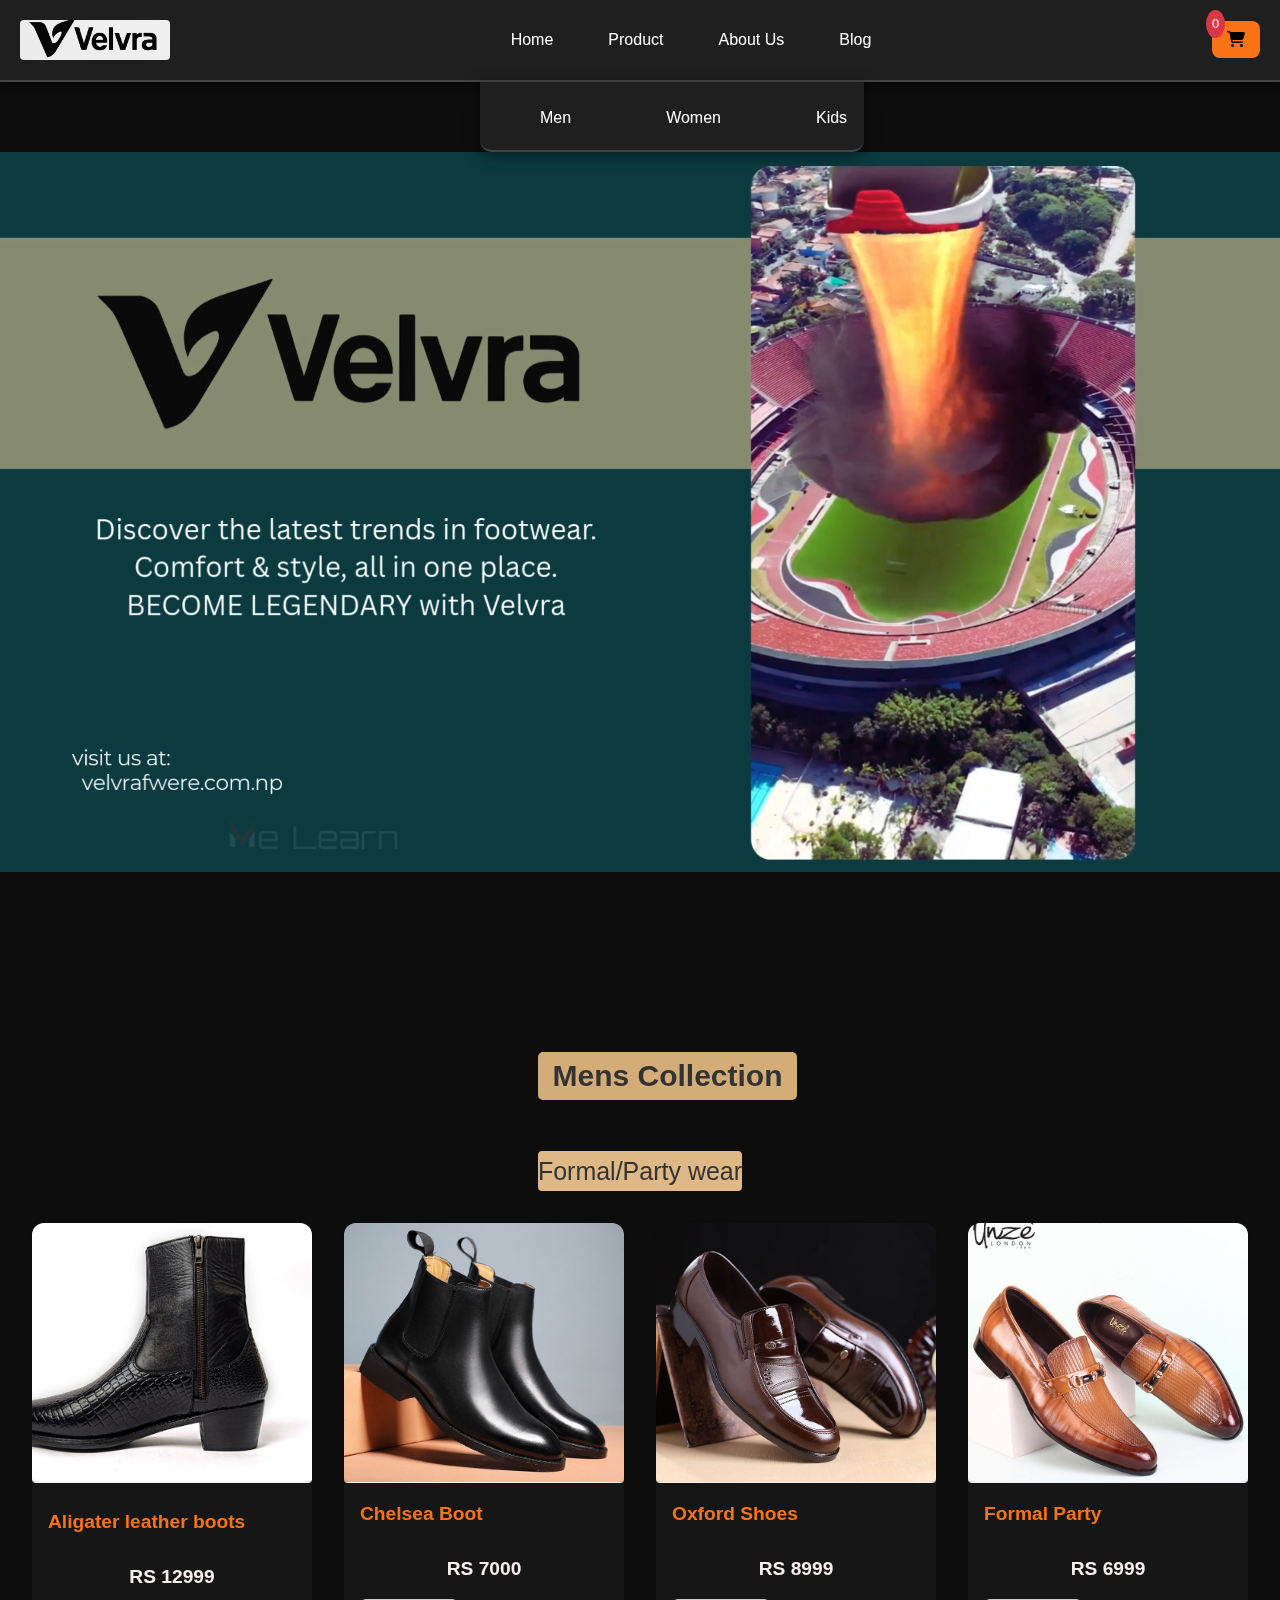
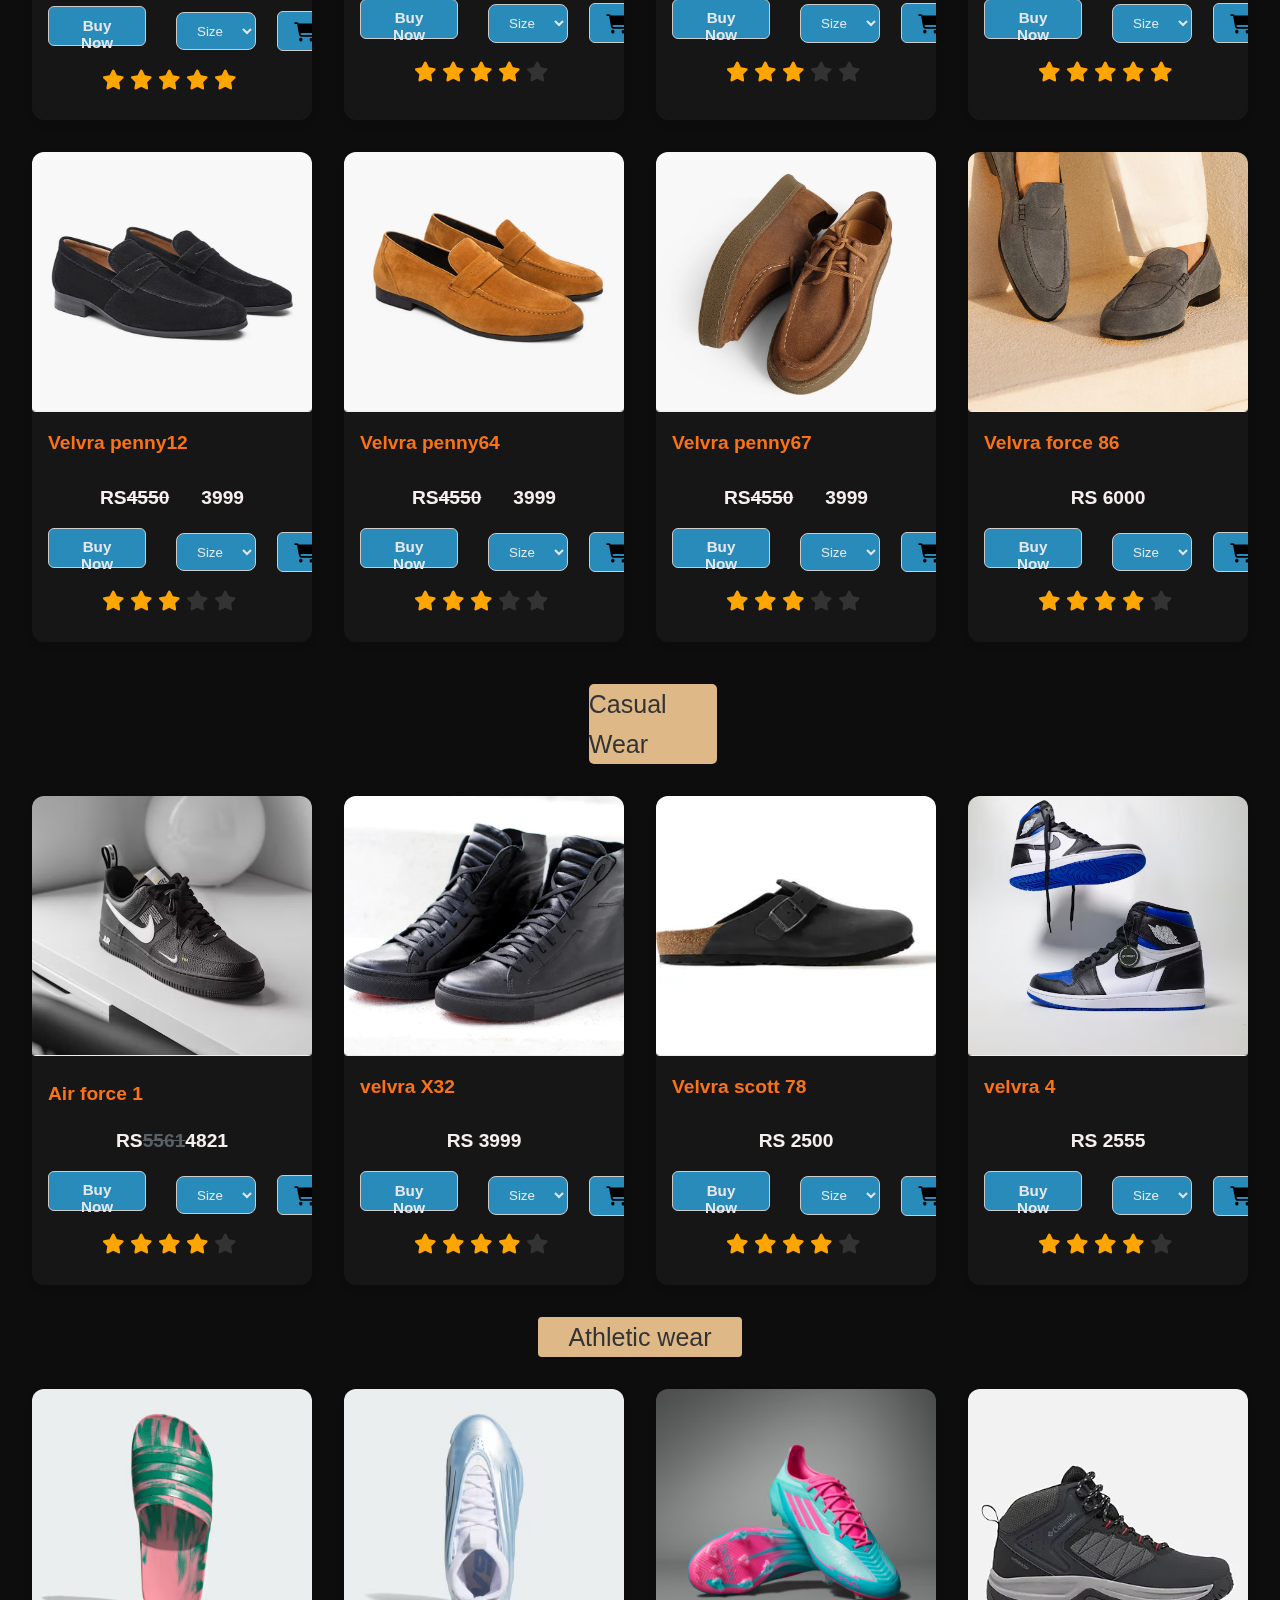
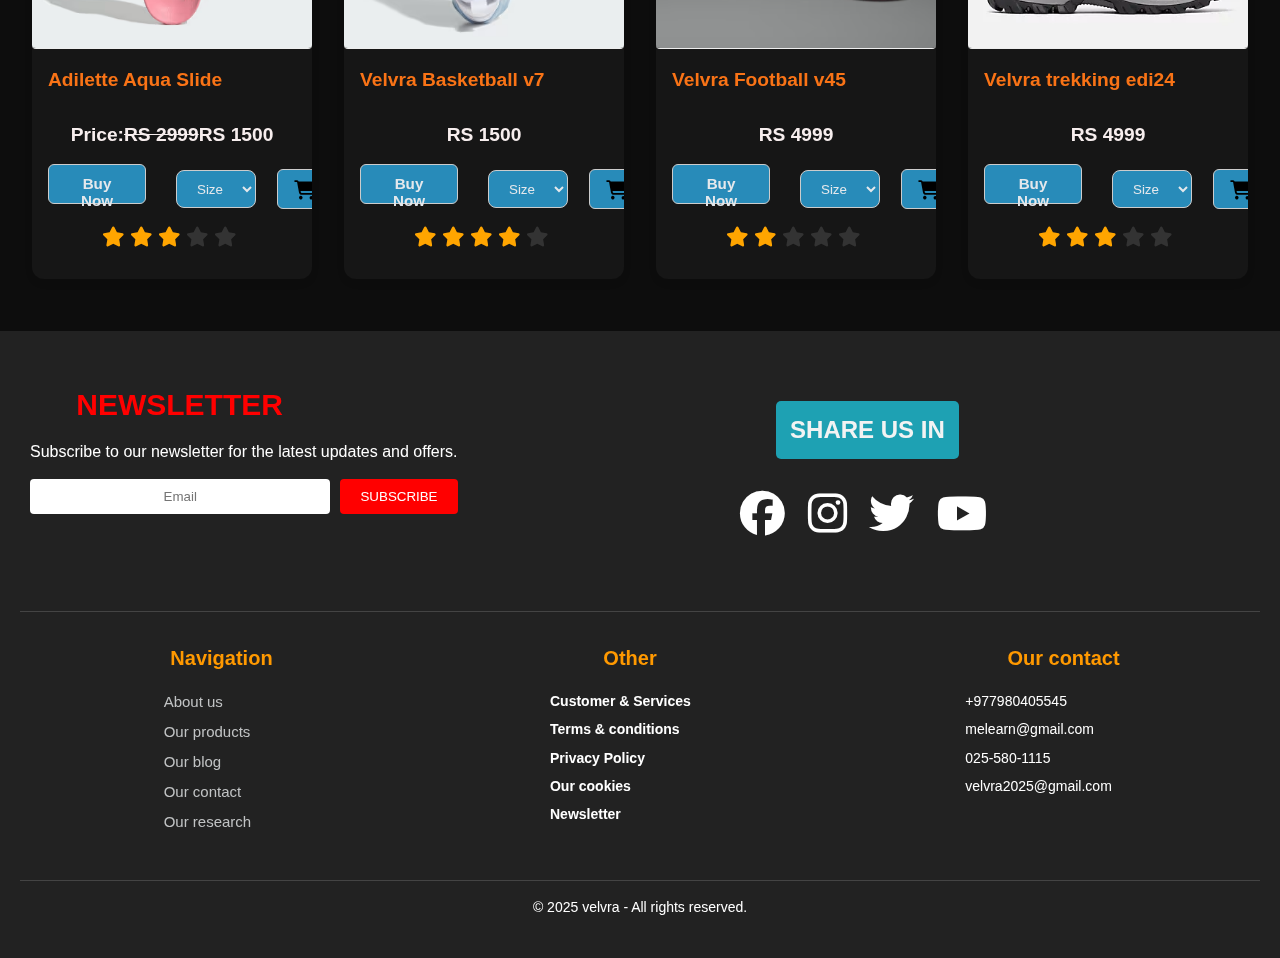
<file: pages/collection.html>
<!DOCTYPE html>
<html lang="en">
<head>
    <meta charset="UTF-8">
    <meta name="viewport" content="width=device-width, initial-scale=1.0">
    <title>Velvra| Collection</title>
    <link rel="icon" type="image/jpg" href="../images/icon.jpg" sizes="16x16">

    <link rel="stylesheet" href="../css/navbar.css">
    <link rel="stylesheet" href="../css/collection.css">
    <link rel="stylesheet" href="../css/foot.css">
   
    

    <link rel="stylesheet" href="https://cdnjs.cloudflare.com/ajax/libs/font-awesome/6.7.2/css/all.min.css">
</head>

<body>
    <!-- Navigation Bar -->
    <header>
        <div class="logo" > <img src="../images/Website name.png" alt=""></div>
        <nav>
            <ul>
                <li><a href="../pages/index.html">Home</a></li>
                <li><a href="../pages/collection.html">Product</a></li>
                <li><a href="../pages/About us.html">About Us</a></li>
                <li><a href="../pages/blog.html">Blog</a></li>
            </ul>
        </nav>
        <div class="header-actions">
          <a href="#" class="cart-btn">
            <i class="fa-solid fa-cart-shopping"></i>
            
              <span class="cart-count">0</span>
          </a>
      </div>   
     </header>
    <section class=head2>
        <div class="hed2">
            <nav>
                <ul>
                    <li><a href="../pages/collection.html">Men</a></li>
                    <li><a href="../pages/womencollection.html">Women</a></li>
                    <li><a href="#">Kids</a></li>
                    
                </ul>
            </nav>
        </div>
    </section>
        <div class="backgroundtop">
            <video autoplay loop muted>
                <source src="../video/background product cover velvra.mp4" type="video/mp4">
                
            </video>
            <div class="background-content">
            </div>
        </div>
        

    <div style="margin-left: 42%;"><h2 style="display: flex; justify-content: center; align-items: center; background-color: rgb(212, 172, 119); width: 35%; border-radius: 5px; font-size: 30px;">Mens Collection</h2></div>
<br>
<br>
<div class="were" style="display:flex;justify-content: center ;align-items: center; background-color: burlywood; width: 16% ;margin-left: 42%; font-size: 25px;border-radius: 4px;">Formal/Party wear</div>

                <div class="container">
                    <div class="item"> 
                        <a href="aligater.html">
                        <img src="../images/b7.jpg" alt=""class="mt">
                        <h4>Aligater leather boots</h4>  
                    </a> 
                             
                                  <h3>RS 12999</h3>
                                  <div class="button-container">
                                    <a href="../pages/order.html"><button class="buy">Buy Now</button></a>
                                    <label for="size"></label>
                                    <select name="size" id="size">
                                        <option value="Sizeavailable">Size</option>
            
                                        <option value="38">38</option>
                                        <option value="39">39</option>
                                        <option value="40">40</option>
                                        <option value="41">41</option>
                                        <option value="42">42</option>
                                        <option value="43">43</option>
                                    </select>
                                
                                  <button type="button" class="crt"><i class="fa-solid fa-cart-shopping" id="cart"></i></button>
                                </div>
                                <div class="rating">
                                    <span class="fa fa-star checked"></span>
                                    <span class="fa fa-star checked"></span>
                                    <span class="fa fa-star checked"></span>
                                    <span class="fa fa-star checked"></span>
                                    <span class="fa fa-star checked"></span>
                                </div>
            
                                </div>
        <div class="item">
             <img src="../images/formal 1.jpg" alt=""class="mt">
             <h4>Chelsea Boot</h4>     
           
                     <h3>RS 7000</h3>
                     <div class="button-container">
                        <a href="../pages/order.html"><button class="buy">Buy Now</button></a>
                        <label for="size"></label>
                        <select name="size" id="size">
                            <option value="Sizeavailable">Size</option>

                            <option value="38">38</option>
                            <option value="39">39</option>
                            <option value="40">40</option>
                            <option value="41">41</option>
                            <option value="42">42</option>
                            <option value="43">43</option>
                        </select>
                    
                     <button type="button" class="crt"><i class="fa-solid fa-cart-shopping" id="cart"></i></button>
                    </div>
                    <div class="rating">
                        <span class="fa fa-star checked"></span>
                        <span class="fa fa-star checked"></span>
                        <span class="fa fa-star checked"></span>
                        <span class="fa fa-star checked"></span>
                        <span class="fa fa-star"></span>
                    </div>

                    </div>

        <div class="item"> 
            <img src="../images/formal 2.jpg" alt=""class="mt">
            <h4>Oxford Shoes </h4>        
       
                 <h3>RS 8999</h3>
                 <div class="button-container">
                    <a href="../pages/order.html"><button class="buy">Buy Now</button></a>
                    <label for="size"></label>
                    <select name="size" id="size">
                        <option value="Sizeavailable">Size</option>

                        <option value="38">38</option>
                        <option value="39">39</option>
                        <option value="40">40</option>
                        <option value="41">41</option>
                        <option value="42">42</option>
                        <option value="43">43</option>
                    </select>
                
                 <button type="button" class="crt"><i class="fa-solid fa-cart-shopping" id="cart"></i></button>
                </div>
                <div class="rating">
                    <span class="fa fa-star checked"></span>
                    <span class="fa fa-star checked"></span>
                    <span class="fa fa-star checked"></span>
                    <span class="fa fa-star"></span>
                    <span class="fa fa-star"></span>
                </div>

                </div>


        <div class="item"> 
            <img src="../images/formal 3.jpg" alt="" class="mt">
            <h4>Formal Party</h4>         
                
                
                <h3>RS 6999</h3>
                <div class="button-container">
                    <a href="../pages/order.html"><button class="buy">Buy Now</button></a>
                   
                    <label for="size"></label>
                    <select name="size" id="size">
                        <option value="Sizeavailable">Size</option>

                        <option value="38">38</option>
                        <option value="39">39</option>
                        <option value="40">40</option>
                        <option value="41">41</option>
                        <option value="42">42</option>
                        <option value="43">43</option>
                    </select>
               
                <button type="button" class="crt"><i class="fa-solid fa-cart-shopping" id="cart"></i></button>
            </div>
            <div class="rating">
                <span class="fa fa-star checked"></span>
                <span class="fa fa-star checked"></span>
                <span class="fa fa-star checked"></span>
                <span class="fa fa-star checked"></span>
                <span class="fa fa-star checked"></span>
            </div>

      
            </div>

            

            <div class="item"> 
                <img src="../images/f1.jpg" alt="" class="mt">
                <h4>Velvra penny12</h4>         
                    
                    
                    <h3>RS<del> 4550  </del> <p></p>3999</h3>
                    <div class="button-container">
                        <a href="../pages/order.html"><button class="buy">Buy Now</button></a>
                       
                        <label for="size"></label>
                        <select name="size" id="size">
                            <option value="Sizeavailable">Size</option>
    
                            <option value="38">38</option>
                            <option value="39">39</option>
                            <option value="40">40</option>
                            <option value="41">41</option>
                            <option value="42">42</option>
                            <option value="43">43</option>
                        </select>
                   
                    <button type="button" class="crt"><i class="fa-solid fa-cart-shopping" id="cart"></i></button>
                </div>
                <div class="rating">
                    <span class="fa fa-star checked"></span>
                    <span class="fa fa-star checked"></span>
                    <span class="fa fa-star checked"></span>
                    <span class="fa fa-star"></span>
                    <span class="fa fa-star"></span>
                </div>
    
          
                </div>
                <div class="item"> 
                    <img src="../images/f2.jpg" alt="" class="mt">
                    <h4>Velvra penny64</h4>         
                        
                        
                        <h3>RS<del> 4550  </del> <p></p>3999</h3>
                        <div class="button-container">
                            <a href="../pages/order.html"><button class="buy">Buy Now</button></a>
                           
                            <label for="size"></label>
                            <select name="size" id="size">
                                <option value="Sizeavailable">Size</option>
        
                                <option value="38">38</option>
                                <option value="39">39</option>
                                <option value="40">40</option>
                                <option value="41">41</option>
                                <option value="42">42</option>
                                <option value="43">43</option>
                            </select>
                       
                        <button type="button" class="crt"><i class="fa-solid fa-cart-shopping" id="cart"></i></button>
                    </div>
                    <div class="rating">
                        <span class="fa fa-star checked"></span>
                        <span class="fa fa-star checked"></span>
                        <span class="fa fa-star checked"></span>
                        <span class="fa fa-star"></span>
                        <span class="fa fa-star"></span>
                    </div>
        
              
                    </div>
                    <div class="item"> 
                        <img src="../images/f3.jpg" alt="" class="mt">
                        <h4>Velvra penny67</h4>         
                            
                            
                            <h3>RS<del> 4550  </del> <p></p>3999</h3>
                            <div class="button-container">
                                <a href="../pages/order.html"><button class="buy">Buy Now</button></a>
                               
                                <label for="size"></label>
                                <select name="size" id="size">
                                    <option value="Sizeavailable">Size</option>
            
                                    <option value="38">38</option>
                                    <option value="39">39</option>
                                    <option value="40">40</option>
                                    <option value="41">41</option>
                                    <option value="42">42</option>
                                    <option value="43">43</option>
                                </select>
                           
                            <button type="button" class="crt"><i class="fa-solid fa-cart-shopping" id="cart"></i></button>
                        </div>
                        <div class="rating">
                            <span class="fa fa-star checked"></span>
                            <span class="fa fa-star checked"></span>
                            <span class="fa fa-star checked"></span>
                            <span class="fa fa-star"></span>
                            <span class="fa fa-star"></span>
                        </div>
            
                  
                        </div>
                        <div class="item"> 
                            <img src="../images/b3.webp" alt="mt" class="mt">
                            <h4>Velvra force 86</h4>
                               
                             <h3>RS 6000</h3>
                                <div class="button-container">
                                    <a href="../pages/order.html"><button class="buy">Buy Now</button></a>
                                    <label for="size"></label>
                                    <select name="size" id="size">
                                        <option value="Sizeavailable">Size</option>
                
                                        <option value="38">38</option>
                                        <option value="39">39</option>
                                        <option value="40">40</option>
                                        <option value="41">41</option>
                                        <option value="42">42</option>
                                        <option value="43">43</option>
                                    </select>
                                
                                <button type="button" class="crt"><i class="fa-solid fa-cart-shopping" id="cart"></i></button>
                            </div>
                            <div class="rating">
                                <span class="fa fa-star checked"></span>
                                <span class="fa fa-star checked"></span>
                                <span class="fa fa-star checked"></span>
                                <span class="fa fa-star checked"></span>
                                <span class="fa fa-star"></span>
                            </div>
                
                        </div>
                </div>
     <!-- Product Section -->
   
     <div class="were" 
     style="display:flex;justify-content: center ;align-items: center; background-color: burlywood; 
     width: 10% ;margin-left: 46%; font-size: 25px;margin-top: 10px; border-radius: 5px;">Casual Wear</div>

     <div class="container">
       
                    
                    
       
                    <div class="item"> 
                        <a href="../pages/airforce1.html">
                          <img src="../images/s1.avif" alt=""class="mt">
                                 <h4>Air force 1</h4>
                               <h3>RS<del style="color: rgb(89, 96, 104);">5561 </del> 4821</h3> 
                             </a> 
                                    
                                     
                                     <div class="button-container">
                                         <a href="../pages/order.html"><button class="buy">Buy Now</button></a>
                                         <label for="size"></label>
                                         <select name="size" id="size">
                                             <option value="Sizeavailable">Size</option>
                                   <option value="38">38</option>
             
                                             <option value="39">39</option>
                                             <option value="40">40</option>
                                             <option value="41">41</option>
                                             <option value="42">42</option>
                                             <option value="43">43</option>
                                             
                                         </select>
                                     
                                         <button type="button" class="crt"><i class="fa-solid fa-cart-shopping" id="cart"></i></button>
                                     
                                     
                                    
                                 </div>
                                 <!--5 star rateing html-->
                                 <div class="rating">
                                     <span class="fa fa-star checked"></span>
                                     <span class="fa fa-star checked"></span>
                                     <span class="fa fa-star checked"></span>
                                     <span class="fa fa-star checked"></span>
                                     <span class="fa fa-star"></span>
                                 </div>
             
                        
                                           
                                 </div>
                        
             
                     <div class="item">
                          <img src="../images/b5.webp" alt=""class="mt">
                          <h4>velvra X32</h4>  
                                     
                                     <h3>RS 3999</h3>
                                     <div class="button-container">
                                         <a href="../pages/order.html"><button class="buy">Buy Now</button></a>
                                         <label for="size"></label>
                                         <select name="size" id="size">
                                             <option value="Sizeavailable">Size</option>
             
                                             <option value="38">38</option>
                                             <option value="39">39</option>
                                             <option value="40">40</option>
                                             <option value="41">41</option>
                                             <option value="42">42</option>
                                             <option value="43">43</option>
                                         </select>
                                    
                                     <button type="button" class="crt"><i class="fa-solid fa-cart-shopping" id="cart"></i></button>
                                 </div>
                                 <div class="rating">
                                     <span class="fa fa-star checked"></span>
                                     <span class="fa fa-star checked"></span>
                                     <span class="fa fa-star checked"></span>
                                     <span class="fa fa-star checked"></span>
                                     <span class="fa fa-star"></span>
                                 </div>
             
                        
                                           
                                
                                 
                                 </div>

        

        <div class="item"> 
            <img src="../images/b4.webp" alt=""class="mt">
            <h4>Velvra scott 78</h4>        
                 
                 <h3>RS 2500</h3>
                    
                 <div class="button-container">
                    <a href="../pages/order.html"><button class="buy">Buy Now</button></a>
                    <label for="size"></label>
                    <select name="size" id="size"> 
                        <option value="Sizeavailable">Size</option>

                        <option value="38">38</option>
                        <option value="39">39</option>
                        <option value="40">40</option>
                        <option value="41">41</option>
                        <option value="42">42</option>
                        <option value="43">43</option>
                    </select>
                
                 <button type="button" class="crt"><i class="fa-solid fa-cart-shopping" id="cart"></i></button>
                </div>
                <div class="rating">
                    <span class="fa fa-star checked"></span>
                    <span class="fa fa-star checked"></span>
                    <span class="fa fa-star checked"></span>
                    <span class="fa fa-star checked"></span>
                    <span class="fa fa-star"></span>
                </div>

        
                </div>

        <div class="item">
             
            <img src="../images/s9.avif" alt=""class="mt">
            <h4>velvra 4</h4>      
                  
                   <h3>RS 2555</h3>
                   
                   <div class="button-container">
                    
                    <a href="../pages/order.html"><button class="buy">Buy Now</button></a>
                    <label for="size"></label>
                    <select name="size" class="size" id="size">
                        <option value="Sizeavailable">Size</option>

                        <option value="38">38</option>
                        <option value="39">39</option>
                        <option value="40">40</option>
                        <option value="41">41</option>
                        <option value="42">42</option>
                        <option value="43">43</option>
                    </select>
                
                
                   <button type="button" class="crt"><i class="fa-solid fa-cart-shopping" id="cart"></i></button>
                
                </div>
                <div class="rating">
                    <span class="fa fa-star checked"></span>
                    <span class="fa fa-star checked"></span>
                    <span class="fa fa-star checked"></span>
                    <span class="fa fa-star checked"></span>
                    <span class="fa fa-star"></span>
                </div>

       
                </div>

               
                          
     </div>
                

            <div class="were" style="display:flex;justify-content: center ;align-items: center; background-color: burlywood; width: 16% ;margin-left: 42%; font-size: 25px;border-radius: 4px;">Athletic wear</div>

<div class="container">
            <div class="item"> 
                <img src="../images/ath 1.avif" alt="" class="mt">
                <h4>Adilette Aqua Slide</h4>         
                   
                    <h3>Price:<del> RS 2999 </del> RS 1500</h3>
                    <div class="button-container">
                        <a href="../pages/order.html"><button class="buy">Buy Now</button></a>
                        
                        <label for="size"></label>
                        <select name="size" id="size">
                            <option value="Sizeavailable">Size</option>

                            <option value="38">38</option>
                            <option value="39">39</option>
                            <option value="40">40</option>
                            <option value="41">41</option>
                            <option value="42">42</option>
                            <option value="43">43</option>
                        </select>
                   
                    <button type="button" class="crt"><i class="fa-solid fa-cart-shopping" id="cart"></i></button>
                </div>
                <div class="rating">
                    <span class="fa fa-star checked"></span>
                    <span class="fa fa-star checked"></span>
                    <span class="fa fa-star checked"></span>
                    <span class="fa fa-star"></span>
                    <span class="fa fa-star"></span>
                </div>

          
                </div>

            <div class="item"> 
                <img src="../images/ath 2.avif" alt="" class="mt">
                <h4>Velvra Basketball v7</h4>         
                    
                    
                    <h3>RS 1500</h3>
                    <div class="button-container">
                        <a href="../pages/order.html"><button class="buy">Buy Now</button></a>
                        <label for="size" class="sze"></label>
                        <select name="size" id="size">
                            <option value="Sizeavailable">Size</option>

                            <option value="38">38</option>
                            <option value="39">39</option>
                            <option value="40">40</option>
                            <option value="41">41</option>
                            <option value="42">42</option>
                            <option value="43">43</option>
                        </select>
                    
                    <button type="button" class="crt"><i class="fa-solid fa-cart-shopping" id="cart"></i></button>
                </div>
                <div class="rating">
                    <span class="fa fa-star checked"></span>
                    <span class="fa fa-star checked"></span>
                    <span class="fa fa-star checked"></span>
                    <span class="fa fa-star checked"></span>
                    <span class="fa fa-star"></span>
                </div>

                </div>

            <div class="item"> 
                <img src="../images/ath 3.png" alt="" class="mt">
                <h4>Velvra Football v45</h4>         
                    
                    <h3>RS 4999</h3>
                    <div class="button-container">
                        <a href="../pages/order.html"><button class="buy">Buy Now</button></a>
                        <label for="size"></label>
                        <select name="size" id="size">
                            <option value="Sizeavailable">Size</option>

                            <option value="38">38</option>
                            <option value="39">39</option>
                            <option value="40">40</option>
                            <option value="41">41</option>
                            <option value="42">42</option>
                            <option value="43">43</option>
                        </select>
                  
                    <button type="button" class="crt"><i class="fa-solid fa-cart-shopping" id="cart"></i></button>
                </div>
                <div class="rating">
                    <span class="fa fa-star checked"></span>
                    <span class="fa fa-star checked"></span>
                    <span class="fa fa-star "></span>
                    <span class="fa fa-star"></span>
                    <span class="fa fa-star"></span>
                </div>

            </div>

            <div class="item"> 
                <img src="../images/ath 4.webp" alt="" class="mt">
                <h4>Velvra trekking edi24</h4>         
                    
                    <h3>RS 4999</h3>
                    <div class="button-container">
                        <a href="../pages/order.html"><button class="buy">Buy Now</button></a>
                        <label for="size"></label>
                        <select name="size" id="size">
                            <option value="Sizeavailable">Size</option>

                            <option value="38">38</option>
                            <option value="39">39</option>
                            <option value="40">40</option>
                            <option value="41">41</option>
                            <option value="42">42</option>
                            <option value="43">43</option>
                        </select>
                    
                    <button type="button" class="crt"><i class="fa-solid fa-cart-shopping" id="cart"></i></button>
                </div>
                <div class="rating">
                    <span class="fa fa-star checked"></span>
                    <span class="fa fa-star checked"></span>
                    <span class="fa fa-star checked"></span>
                    <span class="fa fa-star"></span>
                    <span class="fa fa-star"></span>
                </div>

            </div>

            


     </div>
     
    

    

      <!-- Footer -->
     

   
            
         <footer>
            <div class="footer1">
              <form>
                <div class="newsletter">
                  <div class="heading1">
                    <h1>NEWSLETTER</h1>
                    <p>Subscribe to our newsletter for the latest updates and offers.</p>
                  </div>
                  <div class="userInput">
                    <input
                      type="email"
                      placeholder="Email"
                      style="text-align: center"
                      required >
                    <button id="Subscribe" type="button">SUBSCRIBE</button>
                  </div>
                </div>
              </form>
              <div class="shareus">
                <div class="heading2">
                  <h3>SHARE US IN</h3>
                </div>
      
                <div class="links">
                  <a href=""> <i class="fa-brands fa-facebook"></i> </a>
                  <a href="#instagram"> <i class="fa-brands fa-instagram"></i> </a>
                  <a href="#twitter"> <i class="fa-brands fa-twitter"></i> </a>
                  <a href="#youtube"> <i class="fa-brands fa-youtube"></i></a>
                </div>
              </div>
            </div>
      
            <div class="footer2">
              <div class="navlinks">
                <div class="headings">
                  <h2 style="padding-left: 10px">Navigation</h2>
                  <h2 style="padding-left: 50px">Other</h2>
                  <h2 style="margin-left: 70px">Our contact</h2>
                </div>
      
                <div class="mainitems">
                    <div class="items" id="1">
                      <p><a href="../pages/About us.html">About us</a></p>
                      <p><a href="../pages/collection.html">Our products</a></p>
                      <p><a href="../pages/blog.html">Our blog</a></p>
                      <p><a href="../pages/Ourteam/Ourteam.html">Our contact</a></p>
                      <p><a href="../pages/research.html">Our research</a></p>
                    </div>
      
                  <div class="items" id="2">
                    <h4>Customer & Services</h4>
                    <h4>Terms & conditions</h4>
                    <h4>Privacy Policy</h4>
                    <h4>Our cookies</h4>
                    <h4>Newsletter</h4>

                  </div>
      
                  <div class="items" id="contact">
                    <p>+977980405545</p>
                    <p>melearn@gmail.com</p>
                    <p>025-580-1115</p>
                    <p>velvra2025@gmail.com</p>
                    <p></p>
                  </div>
                </div>
              </div>
              <div class="copyright">
                <p>&copy; 2025 velvra - All rights reserved.</p>
              </div>
            </div>
        
</footer>
                   


          
            

    

                    <script>

                           // Add event listeners to all 'Add to Cart' buttons
var addToCartButtons = document.querySelectorAll('.crt');
addToCartButtons.forEach(function(button) {
    button.addEventListener('click', function() {
        var productElement = this.closest('.item');
        var itemName = productElement.querySelector('h4').innerText;
        
        // Check for discounted price (if a <del> tag exists)
        var delPrice = productElement.querySelector('h3 del');
        var itemPrice;
        if (delPrice) {
            // Use the discounted price if present, ignore the original
            itemPrice = productElement.querySelector('h3').innerText.split('\n').slice(-1)[0].replace(/[^0-9]/g, '');
        } else {
            // Use the regular price if no discount
            itemPrice = productElement.querySelector('h3').innerText.replace(/[^0-9]/g, '');
        }
        
        addToCart(itemName, itemPrice);
    });
});

function addToCart(itemName, itemPrice) {
    alert(itemName + ' of Rs(' + itemPrice + ') added to cart successfully');
}

                    </script>



        
                    
    


<script src="../js/newsletter.js">
    
</script>

    
    
    
</body>
</html>
</file>
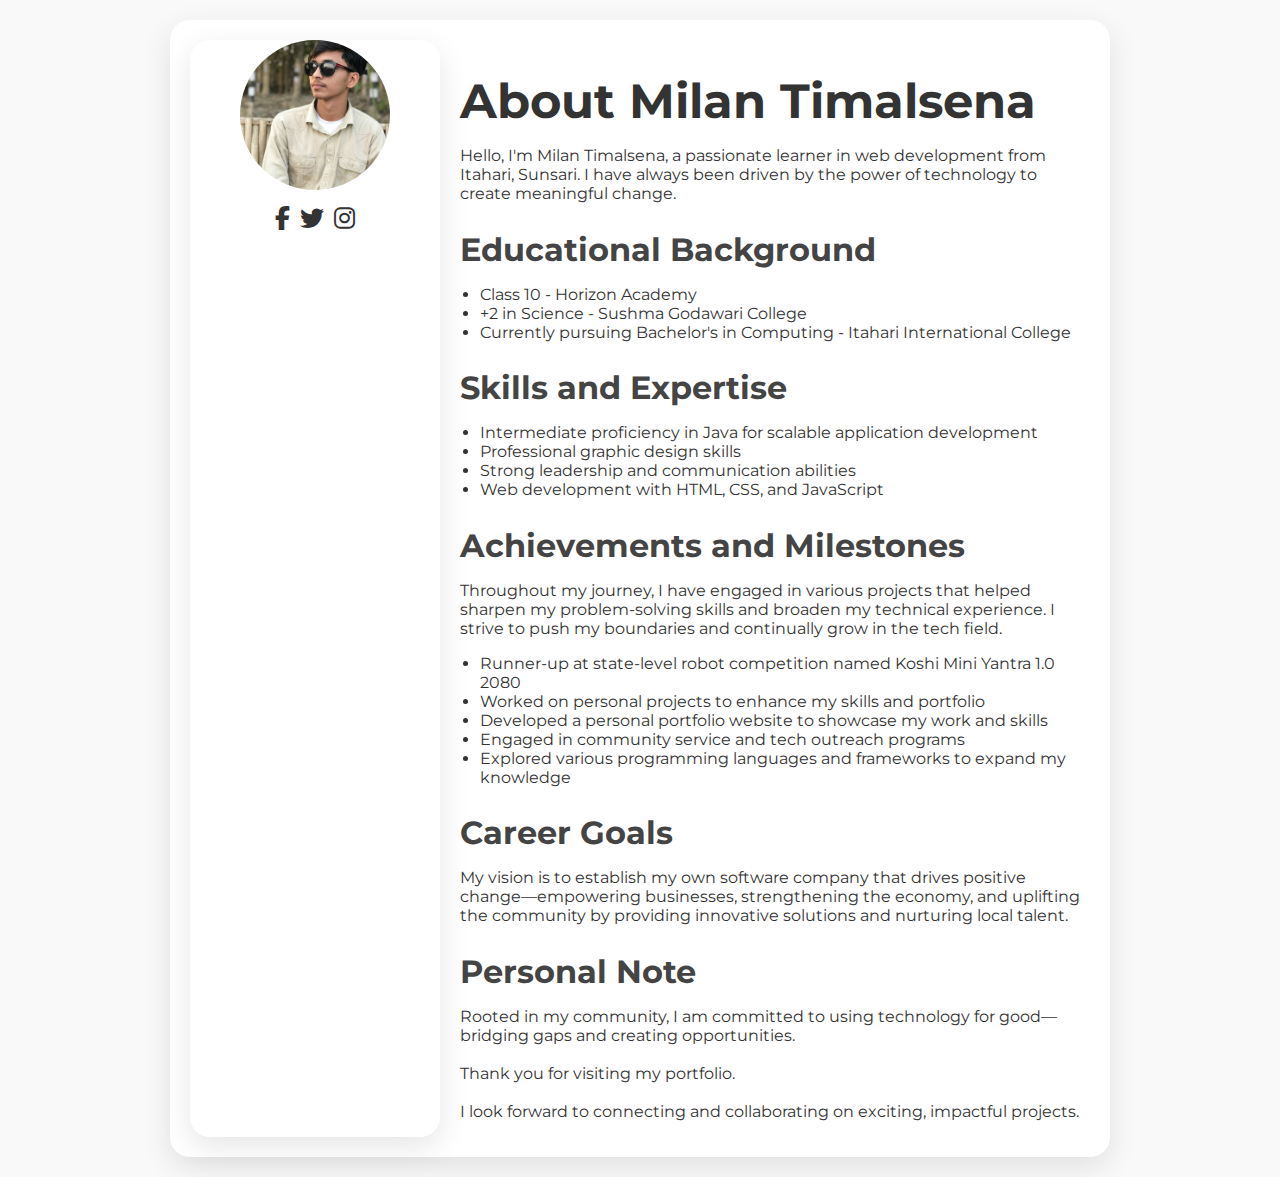
<file: pages/milan.html>
<!DOCTYPE html>
<html lang="en">
<head>
    <meta charset="UTF-8">
    <meta name="viewport" content="width=device-width, initial-scale=1.0">
    <title>About Milan Timalsena</title>
    <link rel="icon" type="image/jpg" href="../../images/icon.jpg" sizes="16x16">

    <link href="https://fonts.googleapis.com/css2?family=Montserrat:wght@400;700&display=swap" rel="stylesheet">
    <link rel="stylesheet" href="https://cdnjs.cloudflare.com/ajax/libs/font-awesome/6.7.2/css/all.min.css">
    <style>
        body {
            font-family: 'Montserrat', sans-serif;
            background-color: #f9f9f9;
            margin: 0;
            padding: 20px;
            color: #333;
        }
        .container {
            max-width: 900px;
            margin: auto;
            padding: 20px;
            background-color: #ffffff;
            border-radius: 20px;
            box-shadow: 0 10px 30px rgba(0,0,0,0.1);
            display: flex;
            gap: 20px;
            flex-wrap: wrap;
        }
        .profile-pic {
            flex: 1 1 250px;
            max-width: 250px;
            border-radius: 20px;
            overflow: hidden;
            box-shadow: 0 10px 30px rgba(0,0,0,0.1);
        }
        .content {
            flex: 2 1 500px;
        }
        h1 {
            font-size: 48px;
            margin-bottom: 8px;
            color: #333;
        }
        h2 {
            font-size: 32px;
            margin-bottom: 8px;
            color: #444;
        }
        ul {
            margin-bottom: 24px;
            padding-left: 20px;
            list-style-type: disc;
        }
        .contact {
            display: flex;
            gap: 15px;
            flex-wrap: wrap;
        }
        .contact a, .contact span {
            text-decoration: none;
            color: #fff;
            background-color: #0077b5;
            padding: 10px 20px;
            border-radius: 10px;
            transition: background-color 0.3s;
            margin-bottom: 10px;
        }
        .contact a:hover {
            background-color: #005582;
        }
        img {
            width: 100%;
            height: auto;
            border-radius: 20px;
        }
        .social-icons {
            display: flex;
            gap: 10px;
            justify-content: center;
            margin-top: 20px;
            margin-top: 10px;
        }
        .social-icons a {
            color: #333;
            text-decoration: none;
            font-size: 24px;
            transition: color 0.3s;
        }
        .social-icons a:hover {
            color: #0077b5;
        }
        .profile-pic img {
            width: 100%;
            height: auto;
            border-radius: 20px;
        }
        .profile-pic {
            position: relative;
            text-align: center;
        }
        .profile-pic img {
            border-radius: 50%;
            width: 150px;
            height: 150px;
            object-fit: cover;
        }
    </style>
</head>
<body>
    <div class="container">
        <div class="profile-pic">
            <img src="../../images/4.png" alt="Milan Timalsena">
            <div class="social-icons">
                <a href="https://www.facebook.com/milan.timalsena10"><i class="fab fa-facebook-f"></i></a>
                <a href="#"><i class="fab fa-twitter"></i></a>
                <a href="https://www.instagram.com/me__learn/"><i class="fab fa-instagram"></i></a>
                </div>
        </div>
        <div class="content">
            <h1>About Milan Timalsena</h1>
            <p>Hello, I'm Milan Timalsena, a passionate learner in web development from Itahari, Sunsari. I have always been driven by the power of technology to create meaningful change.</p>

            <h2>Educational Background</h2>
            <ul>
                <li>Class 10 - Horizon Academy</li>
                <li>+2 in Science - Sushma Godawari College</li>
                <li>Currently pursuing Bachelor's in Computing - Itahari International College</li>
            </ul>

            <h2>Skills and Expertise</h2>
            <ul>
                <li>Intermediate proficiency in Java for scalable application development</li>
                <li>Professional graphic design skills</li>
                <li>Strong leadership and communication abilities</li>
                <li>Web development with HTML, CSS, and JavaScript</li>
            </ul>

            <h2>Achievements and Milestones</h2>
            <p>Throughout my journey, I have engaged in various projects that helped sharpen my problem-solving skills and broaden my technical experience. I strive to push my boundaries and continually grow in the tech field.</p>
           <ul>
             <li>Runner-up at state-level robot competition named Koshi Mini Yantra 1.0 2080</li>
                <li>Worked on personal projects to enhance my skills and portfolio</li>
                <li>Developed a personal portfolio website to showcase my work and skills</li>
              
                <li>Engaged in community service and tech outreach programs</li>
                
                <li>Explored various programming languages and frameworks to expand my knowledge</li>

        

             </ul>
            <h2>Career Goals</h2>
            <p>My vision is to establish my own software company that drives positive change—empowering businesses, strengthening the economy, and uplifting the community by providing innovative solutions and nurturing local talent.</p>

            <h2>Personal Note</h2>
            <p>Rooted in my community, I am committed to using technology for good—bridging gaps and creating opportunities.
                <br>
                <br> Thank you for visiting my portfolio.
                <br><br> I look forward to connecting and collaborating on exciting, impactful projects.</p>
        </div>
    </div>
</body>
</html>
</file>
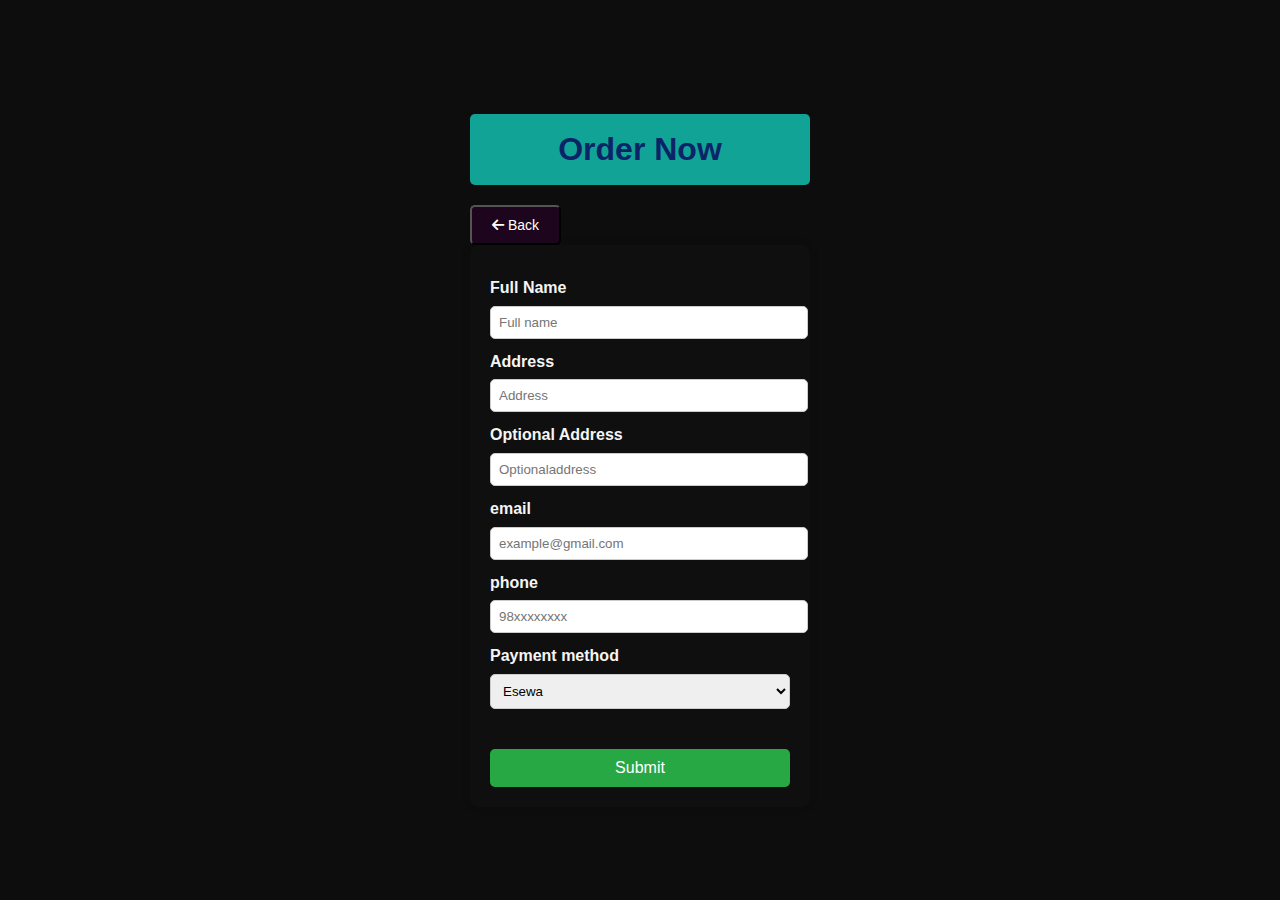
<file: pages/order.html>
<!DOCTYPE html>
<html lang="en">
<head>
    <meta charset="UTF-8">
    <meta name="viewport" content="width=device-width, initial-scale=1.0">
    <title>Document</title>
    <link rel="icon" type="images/jpg " href="../images/icon.png"16x16>
    <link rel="stylesheet" href="https://cdnjs.cloudflare.com/ajax/libs/font-awesome/6.7.2/css/all.min.css">

    <link rel="stylesheet" href="../css/order.css">
</head>
<body>
    

    <div id="message"></div>
<!--form banaidim na-->

    
<div class="container">
    <div class="header">
        <h1>Order Now</h1>
    </div>
    <div class="content">
        
    </div>
    <a href="../pages/index.html" style="text-decoration: none;">
        <button type="button" class="back">
            <i class="fa-solid fa-arrow-left"></i>
            <span>Back</span>
        </button>
    </a>
    
<form action="../pages/collection.html" method="post">
    
    <label for="Full Name">Full Name</label>
    
<input type="text" id="fullname" placeholder="Full name" required>
<br>

<label for="Address">Address</label>
<input type="text" id="address" placeholder="Address" required>
<br>
<label for="Address">Optional Address</label>
<input type="text" id="address" placeholder="Optionaladdress" >
<label for="email">email</label>
<input type="type" id="email" placeholder="example@gmail.com" required>
<br>

<label for="phone">phone</label>
<input type="number" id="phone" placeholder="98xxxxxxxx" required>
<br>


<label for="Payment">Payment method</label>
<select name="Payment" id="Payment">
    <option value="esewa">Esewa</option>
    <option value="Khalti">Khalti</option>
    <option value="imepay">IME Pay</option>
    <option value="bank">Bank</option>
    <option value="Card Payment">Card Payment</option>
    <option value="Cash On Delivery">Cash On Delivery</option>
</select> 
<br>
<br>
    <input type="submit" id="submit" class="btn" value="Submit"> 
</button>




    
    </form>
    

    
        <script src="../js/order.js"></script>

</script>



</body>
</html>
</file>
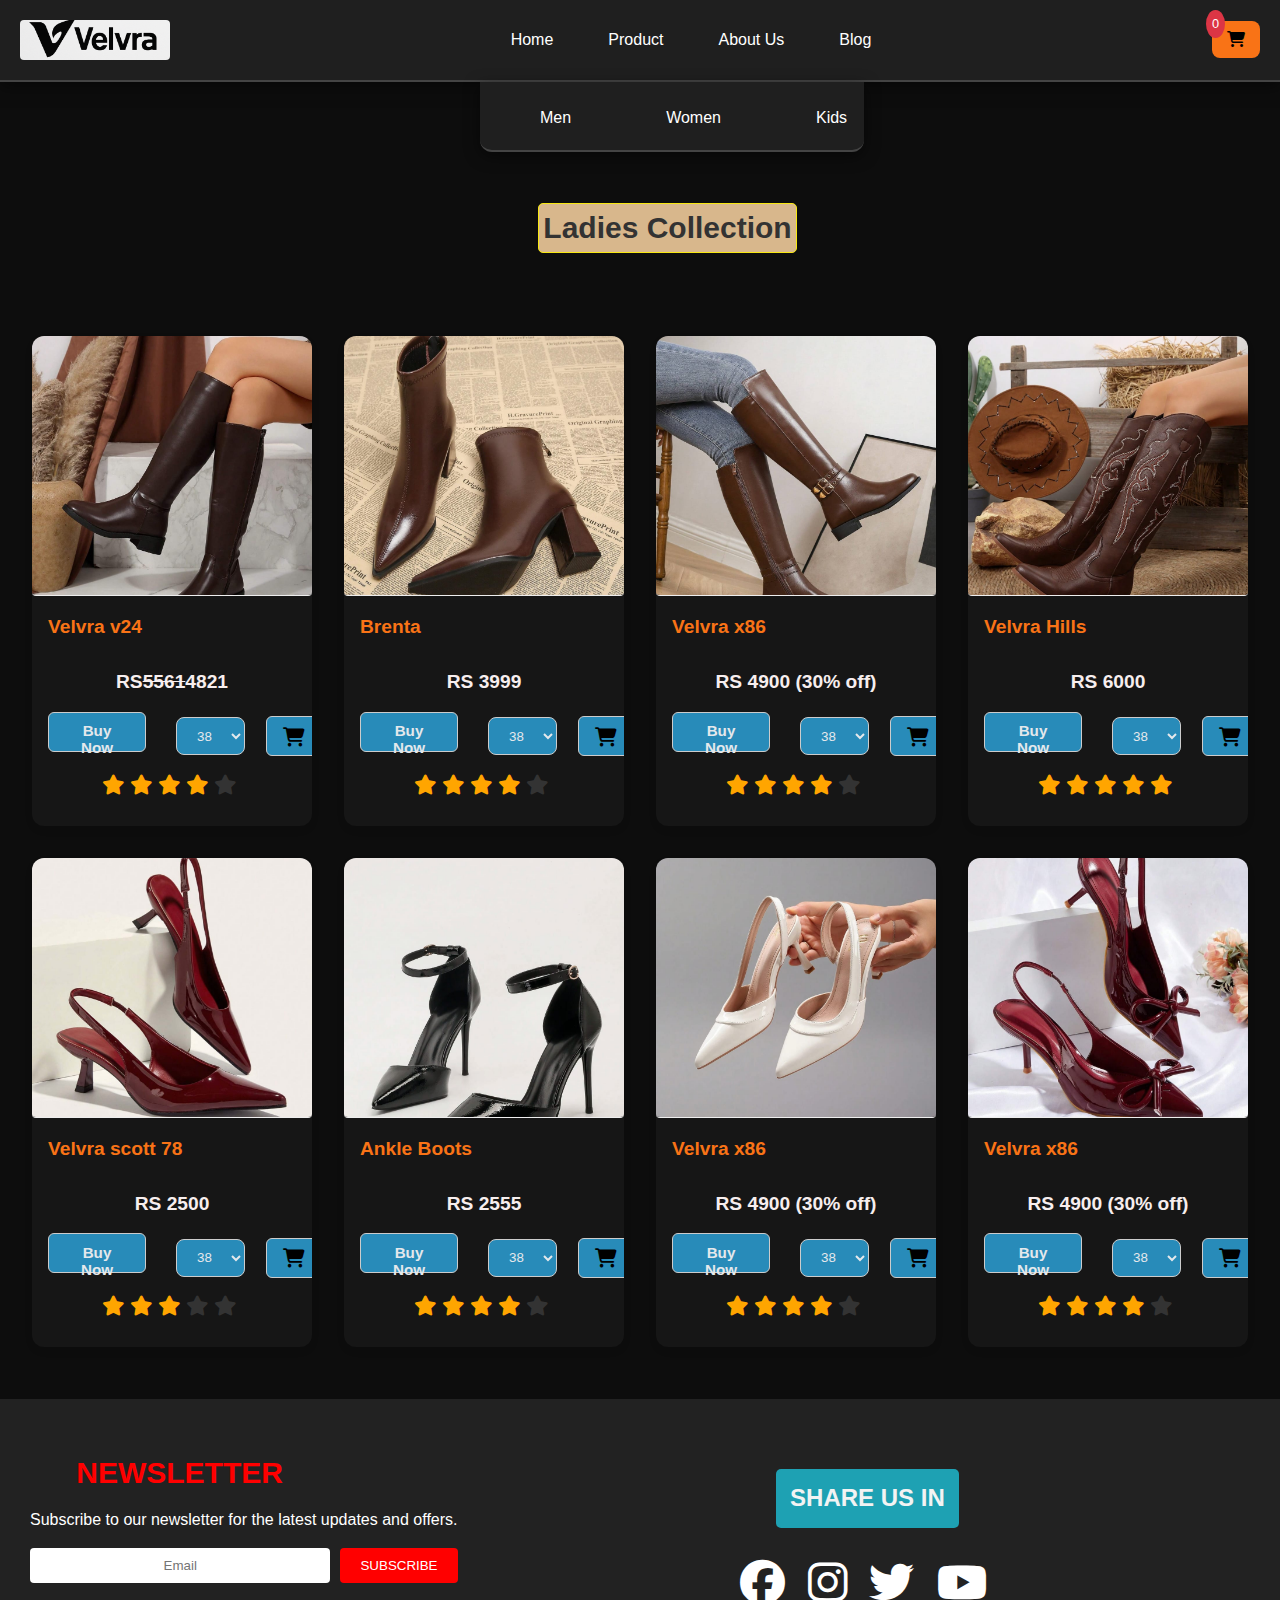
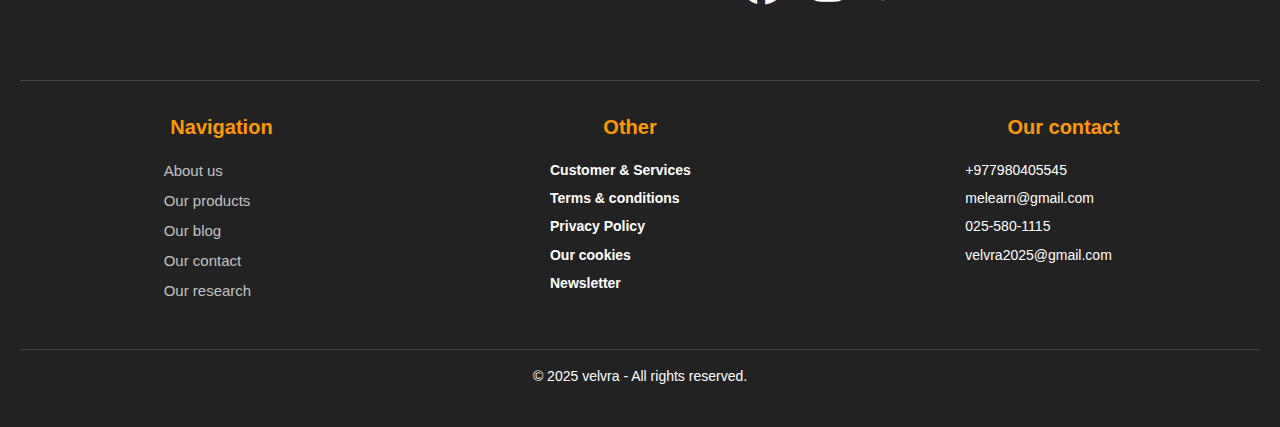
<file: pages/womencollection.html>
<!DOCTYPE html>
<html lang="en">
<head>
    <meta charset="UTF-8">
    <meta name="viewport" content="width=device-width, initial-scale=1.0">
    <title>Velvra| Collection</title>
    <link rel="icon" type="image/jpg" href="../images/icon.jpg" sizes="16x16">

    <link rel="stylesheet" href="../css/navbar.css">
    <link rel="stylesheet" href="../css/collection.css">
    <link rel="stylesheet" href="../css/foot.css">
   
    

    <link rel="stylesheet" href="https://cdnjs.cloudflare.com/ajax/libs/font-awesome/6.7.2/css/all.min.css">
</head>

<body>
    <!-- Navigation Bar -->
     <!-- Navigation Bar -->
     <header>
      <div class="logo" > <img src="../images/Website name.png" alt=""></div>
      <nav>
          <ul>
              <li><a href="../pages/index.html">Home</a></li>
              <li><a href="../pages/collection.html">Product</a></li>
              <li><a href="../pages/About us.html">About Us</a></li>
              <li><a href="../pages/blog.html">Blog</a></li>
          </ul>
      </nav>
      <div class="header-actions">
        <a href="#" class="cart-btn">
          <i class="fa-solid fa-cart-shopping"></i>
          
            <span class="cart-count">0</span>
        </a>
    </div>   
   </header>
  <section class=head2>
      <div class="hed2">
          <nav>
              <ul>
                  <li><a href="../pages/collection.html">Men</a></li>
                  <li><a href="../pages/womencollection.html">Women</a></li>
                  <li><a href="#">Kids</a></li>
                  
              </ul>
          </nav>
      </div>
  </section>
        <br>
        <br>

    <div style="margin-left: 42%;"><h2 style="display: flex; justify-content: center; align-items: center; background-color: rgb(216, 183, 140); width: 35%; border-radius: 5px; font-size: 30px; border: solid 1px rgb(247, 231, 18);">Ladies Collection</h2></div>
<br>
<br>

     <!-- Product Section -->
   

     <div class="container">
        <div class="item"> 
             <img src="../images/k1.jpg" alt=""class="mt">
                    <h4>Velvra v24</h4>
                  <h3>RS<del>5561</del>  4821</h3>
                       
                        
                        <div class="button-container">
                            <a href="../pages/order.html"><button class="buy">Buy Now</button></a>
                            <label for="size"></label>
                            <select name="size" id="size">
                                
                      <option value="38">38</option>

                                <option value="39">39</option>
                                <option value="40">40</option>
                                <option value="41">41</option>
                                <option value="42">42</option>
                                <option value="43">43</option>
                                
                            </select>
                        
                            <button type="button" class="crt"><i class="fa-solid fa-cart-shopping" id="cart"></i></button>
                        
                        
                       
                    </div>
                    <!--5 star rateing html-->
                    <div class="rating">
                        <span class="fa fa-star checked"></span>
                        <span class="fa fa-star checked"></span>
                        <span class="fa fa-star checked"></span>
                        <span class="fa fa-star checked"></span>
                        <span class="fa fa-star"></span>
                    </div>

           
                              
                    </div>
           

        <div class="item">
             <img src="../images/k2.jpg" alt=""class="mt">
             <h4>Brenta</h4>  
                        
                        <h3>RS 3999</h3>
                        <div class="button-container">
                          <a href="../pages/order.html"><button class="buy">Buy Now</button></a>
                          <label for="size"></label>
                            <select name="size" id="size">
                                <option value="38">38</option>
                                <option value="39">39</option>
                                <option value="40">40</option>
                                <option value="41">41</option>
                                <option value="42">42</option>
                                <option value="43">43</option>
                            </select>
                       
                        <button type="button" class="crt"><i class="fa-solid fa-cart-shopping" id="cart"></i></button>
                    </div>
                    <div class="rating">
                        <span class="fa fa-star checked"></span>
                        <span class="fa fa-star checked"></span>
                        <span class="fa fa-star checked"></span>
                        <span class="fa fa-star checked"></span>
                        <span class="fa fa-star"></span>
                    </div>

           
                              
                   
                    
                    </div>
                    
                    
        <div class="item"> 
            <img src="../images/k6.jpg" alt=""class="mt">
            <h4>Velvra x86</h4>   
                    
                      <h3>RS 4900 (30% off)</h3>
                      <div class="button-container">
                        <a href="../pages/order.html"><button class="buy">Buy Now</button></a>
                        <label for="size"></label>
                        <select name="size" id="size">
                            <option value="38">38</option>
                            <option value="39">39</option>
                            <option value="40">40</option>
                            <option value="41">41</option>
                            <option value="42">42</option>
                            <option value="43">43</option>
                        </select>
                    
                      <button type="button" class="crt"><i class="fa-solid fa-cart-shopping" id="cart"></i></button>
                    </div>
                    <div class="rating">
                        <span class="fa fa-star checked"></span>
                        <span class="fa fa-star checked"></span>
                        <span class="fa fa-star checked"></span>
                        <span class="fa fa-star checked"></span>
                        <span class="fa fa-star"></span>
                    </div>

                    </div>

        <div class="item"> 
            <img src="../images/k5.jpg" alt="mt" class="mt">
            <h4>Velvra Hills</h4>
               
             <h3>RS 6000</h3>
                <div class="button-container">
                  <a href="../pages/order.html"><button class="buy">Buy Now</button></a>
                  <label for="size"></label>
                    <select name="size" id="size">
                        <option value="38">38</option>
                        <option value="39">39</option>
                        <option value="40">40</option>
                        <option value="41">41</option>
                        <option value="42">42</option>
                        <option value="43">43</option>
                    </select>
                
                <button type="button" class="crt"><i class="fa-solid fa-cart-shopping" id="cart"></i></button>
            </div>
            <div class="rating">
                <span class="fa fa-star checked"></span>
                <span class="fa fa-star checked"></span>
                <span class="fa fa-star checked"></span>
                <span class="fa fa-star checked"></span>
                <span class="fa fa-star checked"></span>
            </div>

        </div>

        <div class="item"> 
            <img src="../images/k4.jpg" alt=""class="mt">
            <h4>Velvra scott 78</h4>        
                 
                 <h3>RS 2500</h3>
                    
                 <div class="button-container">
                  <a href="../pages/order.html"><button class="buy">Buy Now</button></a>
                  <label for="size"></label>
                    <select name="size" id="size"> 
                        <option value="38">38</option>
                        <option value="39">39</option>
                        <option value="40">40</option>
                        <option value="41">41</option>
                        <option value="42">42</option>
                        <option value="43">43</option>
                    </select>
                
                 <button type="button" class="crt"><i class="fa-solid fa-cart-shopping" id="cart"></i></button>
                </div>
                <div class="rating">
                    <span class="fa fa-star checked"></span>
                    <span class="fa fa-star checked"></span>
                    <span class="fa fa-star checked"></span>
                    <span class="fa fa-star "></span>
                    <span class="fa fa-star"></span>
                </div>

        
                </div>

        <div class="item">
             
            <img src="../images/k9.jpg" alt=""class="mt">
            <h4> Ankle Boots</h4>      
                  
                   <h3>RS 2555</h3>
                   
                   <div class="button-container">
                    
                    <a href="../pages/order.html"><button class="buy">Buy Now</button></a>
                    <label for="size"></label>
                    <select name="size" class="size" id="size">
                        <option value="38">38</option>
                        <option value="39">39</option>
                        <option value="40">40</option>
                        <option value="41">41</option>
                        <option value="42">42</option>
                        <option value="43">43</option>
                    </select>
                
                
                   <button type="button" class="crt"><i class="fa-solid fa-cart-shopping" id="cart"></i></button>
                
                </div>
                <div class="rating">
                    <span class="fa fa-star checked"></span>
                    <span class="fa fa-star checked"></span>
                    <span class="fa fa-star checked"></span>
                    <span class="fa fa-star checked"></span>
                    <span class="fa fa-star"></span>
                </div>

       
                </div>
                <div class="item"> 
                    <img src="../images/k8.jpg" alt=""class="mt">
                    <h4>Velvra x86</h4>   
                            
                              <h3>RS 4900 (30% off)</h3>
                              <div class="button-container">
                                <a href="../pages/order.html"><button class="buy">Buy Now</button></a>
                                <label for="size"></label>
                                <select name="size" id="size">
                                    <option value="38">38</option>
                                    <option value="39">39</option>
                                    <option value="40">40</option>
                                    <option value="41">41</option>
                                    <option value="42">42</option>
                                    <option value="43">43</option>
                                </select>
                            
                              <button type="button" class="crt"><i class="fa-solid fa-cart-shopping" id="cart"></i></button>
                            </div>
                            <div class="rating">
                                <span class="fa fa-star checked"></span>
                                <span class="fa fa-star checked"></span>
                                <span class="fa fa-star checked"></span>
                                <span class="fa fa-star checked"></span>
                                <span class="fa fa-star"></span>
                            </div>
        
                            </div>
                            <div class="item"> 
                              <img src="../images/k7.jpg" alt=""class="mt">
                              <h4>Velvra x86</h4>   
                                      
                                        <h3>RS 4900 (30% off)</h3>
                                        <div class="button-container">
                                          <a href="../pages/order.html"><button class="buy">Buy Now</button></a>
                                          <label for="size"></label>
                                          <select name="size" id="size">
                                              <option value="38">38</option>
                                              <option value="39">39</option>
                                              <option value="40">40</option>
                                              <option value="41">41</option>
                                              <option value="42">42</option>
                                              <option value="43">43</option>
                                          </select>
                                      
                                        <button type="button" class="crt"><i class="fa-solid fa-cart-shopping" id="cart"></i></button>
                                      </div>
                                      <div class="rating">
                                          <span class="fa fa-star checked"></span>
                                          <span class="fa fa-star checked"></span>
                                          <span class="fa fa-star checked"></span>
                                          <span class="fa fa-star checked"></span>
                                          <span class="fa fa-star"></span>
                                      </div>
                  
                                      </div>

     </div>
              
     
    

    

      <!-- Footer -->
     

   
            
         <footer>
            <div class="footer1">
              <form>
                <div class="newsletter">
                  <div class="heading1">
                    <h1>NEWSLETTER</h1>
                    <p>Subscribe to our newsletter for the latest updates and offers.</p>
                  </div>
                  <div class="userInput">
                    <input
                      type="email"
                      placeholder="Email"
                      style="text-align: center"
                      required >
                    <button id="Subscribe" type="button">SUBSCRIBE</button>
                  </div>
                </div>
              </form>
              <div class="shareus">
                <div class="heading2">
                  <h3>SHARE US IN</h3>
                </div>
      
                <div class="links">
                  <a href=""> <i class="fa-brands fa-facebook"></i> </a>
                  <a href="#instagram"> <i class="fa-brands fa-instagram"></i> </a>
                  <a href="#twitter"> <i class="fa-brands fa-twitter"></i> </a>
                  <a href="#youtube"> <i class="fa-brands fa-youtube"></i></a>
                </div>
              </div>
            </div>
      
            <div class="footer2">
              <div class="navlinks">
                <div class="headings">
                  <h2 style="padding-left: 10px">Navigation</h2>
                  <h2 style="padding-left: 50px">Other</h2>
                  <h2 style="margin-left: 70px">Our contact</h2>
                </div>
      
                <div class="mainitems">
                  <div class="items" id="1">
                    <p><a href="../pages/About us.html">About us</a></p>
                    <p><a href="../pages/collection.html">Our products</a></p>
                    <p><a href="../pages/blog.html">Our blog</a></p>
                    <p><a href="../pages/Ourteam/Ourteam.html">Our contact</a></p>
                    <p><a href="../pages/research.html">Our research</a></p>
                  </div>
      
                  <div class="items" id="2">
                    <h4>Customer & Services</h4>
                    <h4>Terms & conditions</h4>
                    <h4>Privacy Policy</h4>
                    <h4>Our cookies</h4>
                    <h4>Newsletter</h4>

                  </div>
      
                  <div class="items" id="contact">
                    <p>+977980405545</p>
                    <p>melearn@gmail.com</p>
                    <p>025-580-1115</p>
                    <p>velvra2025@gmail.com</p>
                    <p></p>
                  </div>
                </div>
              </div>
              <div class="copyright">
                <p>&copy; 2025 velvra - All rights reserved.</p>
              </div>
            </div>
        
</footer>
                   


          
            
<script>

    // Add event listeners to all "Add to Cart" buttons
    var addToCartButtons = document.querySelectorAll('.crt');
    addToCartButtons.forEach(function(button) {
        button.addEventListener('click', function() {
            var itemName = this.parentElement.parentElement.querySelector('h4').innerText;
            var itemPrice = this.parentElement.parentElement.querySelector('h3').innerText;
            addToCart(itemName,itemPrice);
        });
        
        });


    function addToCart(itemName, itemPrice) {
       
        alert(itemName + ' of '+itemPrice+' added to cart Successfully' );
    }
</script>

<script src="../js/newsletter.js">

</script>

        
                    
    


        
    
    
    
</body>
</html>
</file>
<file: css/navbar.css>
*{


    margin: 0;
    padding: 0;
    box-sizing: border-box;
    font-family: 'Lucida Sans', 'Lucida Sans Regular', 'Lucida Grande', 'Lucida Sans Unicode', Geneva, Verdana, sans-serif;
  
}
/* Header Styles */
header {
    display: flex;
    justify-content: space-between;
    align-items: center;
    padding: 20px;
    background: #1f1f1f;
    color: #fff;
    position: sticky;
    border-bottom: 2px solid #444;
    box-shadow: 0 4px 15px rgba(0, 0, 0, 0.5);
}

header .logo img {
    width: 150px;
    height: 40px;
    border-radius: 4px;
}

header nav ul {
    list-style: none;
    display: flex;
    gap: 15px;
}

header nav ul li a {
    color: #fff;
    text-decoration: none;
    font-size: 1rem;
    padding: 10px 20px;
    border-radius: 8px;
  
}

header nav ul li a:hover {
    background: #f97316;
    color: #000;
}

header .cart-btn {
    background: #f97316;
    color: #000;
    border: none;
    padding: 10px 15px;
    cursor: pointer;
    border-radius: 8px;
   
}

header .cart-btn:hover {
    background: #ffa726;
    color: #000;
}

.logo {
    display: flex;
    align-items: center;
    margin: 0 ;
    padding: 0;
    
}




.logo img {
    width: 150px;
    height: 40px;
    border-radius: 4px;
}
img{
    width: 100%;
    height: 350px;
    object-fit: cover;
    border-radius: 4px;
}
/* Header Styles */
header {
    display: flex;
    justify-content: space-between;
    align-items: center;
    padding: 20px;
    background: #1f1f1f;
    color: #fff;
    position: relative;
    border-bottom: 2px solid #444;
    box-shadow: 0 4px 15px rgba(0, 0, 0, 0.5);
}

header .logo img {
    width: 150px;
    height: 40px;
    border-radius: 4px;
}

header nav ul {
    list-style: none;
    display: flex;
    gap: 15px;
}

header nav ul li a {
    color: #fff;
    text-decoration: none;
    font-size: 1rem;
    padding: 10px 20px;
    border-radius: 8px;
    transition: background 0.3s ease;
}

header nav ul li a:hover {
    background: #f97316;
    color: #000;
}

header .cart-btn {
    background: #f97316;
    color: #000;
    border: none;
    padding: 10px 15px;
    cursor: pointer;
    border-radius: 8px;
    transition: background 0.3s ease;
}

header .cart-btn:hover {
    background: #ffa726;
    color: #000;
}
.cart-count {
    position: absolute;
    margin-right: 20px;
    top: 10px;  
    right: 35px; 
    
    background-color: #dc3545;
    color: #fff;
    border-radius: 50%;
    padding: 4px 6px;
    font-size: 0.8em;
}

header div img{
    width: 105px;
    height: 32px;
    border-radius: 4px;

}
/* cart ko btn ma rang laideko */














/* Footer */
footer {
    background: black;
    color: white;
    text-align: center;
    padding: 10px;
    margin-top: 20px;
}



  .hed2{
    display: flex;
    justify-content: space-between;
    align-items: center;
    padding: 20px;
    width: 30%;
    height: 70px;
    margin-left: 37.5%;
    background: #1f1f1f;
    color: #fff;
    position: relative;
    border-bottom: 2px solid #444;
    box-shadow: 0 4px 15px rgba(0, 0, 0, 0.5);
    border-bottom-right-radius: 12px;
    
    border-bottom-left-radius: 12px;
  }
  .hed2 ul{
    list-style: none;
    display: flex;
    gap: 15px;
    
  }
  .hed2 ul li{
    display: inline-block;
   
  justify-content: space-evenly;
    align-items: center;
    margin: 0 10px;
    padding: 10px;
    font-size: 20px;
    color: #fff;
  }
  
  
  
  .hed2 ul li a{
    color: #fff;
    text-decoration: none;
    font-size: 1rem;
    padding: 10px 20px;
    border-radius: 8px;
    transition: background 0.3s ease;
  
  }
  .hed2 nav ul li a:hover {
    background-color: #f97316;
    color: #000;
}
</file>
<file: css/collection.css>
* {
  margin: 0;
  padding: 0;
  box-sizing: border-box;
}

body {
  font-family: 'Segoe UI', Tahoma, Geneva, Verdana, sans-serif;
  background-color: #0d0d0d;
  color: #333;
  line-height: 1.6;
 
}





/* Background Video Section */
.backgroundtop {
  position: relative;
  width: 100%;
  height: 100vh;
  overflow: hidden;
}

.backgroundtop video {
  position: absolute;
  
  width: 100%;
  height: 80vh;
  object-fit: fill;
  z-index: -1;
}







/* thulo container*/
.container {
  max-width: 1440px;
  margin: 0 auto;
  padding: 2rem;
  display: grid;
  grid-template-columns: repeat(auto-fit, minmax(250px, 1fr));
  gap: 2rem;
}

/* sabai item  */
.item {
  background: #161616;
  
  border-radius: 12px;
  overflow: hidden;
  box-shadow: 0 4px 10px rgba(0, 0, 0, 0.05);
  display: flex;
  flex-direction: column;
  transition: transform 0.2s ease, box-shadow 0.2s ease;
}
.item:hover {
  transform: scale(1.03);
    transition: 0.4s;
    cursor: pointer;
}
.item:hover {
  border: wheat;
  box-shadow: 0 8px 20px rgba(0, 0, 0, 0.15);
  transition: transform 0.2s ease, box-shadow 0.2s ease;
  transform: scale(1.05);
  cursor: pointer;
 
}

.item img {
  width: 100%;
  height: 260px;
  object-fit: cover;
  border-bottom: 1px solid #eee;

}
.item h4 {
  font-size: 1.2rem;
  margin: 1rem 1rem 0.5rem;
  color: #f97316;
}


.item h3 {
  display: flex;
  justify-content: center;
  align-items: center;

  font-size: 1.2rem;
  margin: 1rem 1rem 0.5rem;
  color: #f7eeee;
}


.item p {
  font-size: 0.95rem;
  margin: 0 1rem 1rem;
  color: #666;
}


.item h4:hover {
  color: #0741e2;
  cursor: pointer;
}

/* === Buttons and Select === */
.button-container {
  display: flex;
  flex-direction: row;
  justify-content: space-between;
  justify-self: start;
  width: 100%;
  gap: 0.5rem;
  padding: 0 1rem 1rem;
  height: 10%;
}
.button-container{
  display: flex;
  flex-direction: row;
  justify-content: space-evenly;
  gap: 15px;
  align-items: center;
  margin: 6px;
  padding: 10px;
 

  width: 70%;
  height:10%;
}
/*buy button lai rang laideko*/

.buy{
  padding: 0.6rem 1rem;
  font-size: 0.95rem;
  font-weight: 600;
  
  background-color: #288bb9;
  border: 0.5px solid #ccc;
  border-radius: 6px;

  cursor: pointer;
 width: 98px;
 height: 40px;
  text-align: center;
  transition: all 0.3s ease;
  color: #e4e8ec;
  
}



.buy:hover {
  background-color: #442007;
}

/*cart wala button lai rang laideko*/

.crt {
  padding: 0.6rem 1rem;
  font-size: 1.2rem;
  font-weight: 600;
  border: none;
  background-color: #288bb9;

  border-radius: 6px;
  border: 1px solid #ccc;
  cursor: pointer;
 margin: 6px;
  text-align: center;
  transition: all 0.3s ease;
  width: 110px;
  height: 40px;
  
}




.crt:hover {
  background-color: #442007;
}


  #size {
    padding: 0.6rem 1rem;
    border: 1px solid #ccc;
    border-radius: 8px;
    background-color: #288bb9;
    
    font-weight: 500;
    color: #e4e8ec;
    cursor: pointer;

  
    
    position: relative;
  }
  
  #size:hover {
    border-color: #007bff;
    box-shadow: 0 0 5px rgba(0, 123, 255, 0.3);
  }
  
  #size:focus {
    outline: none;
    border-color: #007bff;
    box-shadow: 0 0 8px rgba(0, 123, 255, 0.5);
  }

.size:hover {
  border-color: #007bff;
}


.rating{
  display: flex;
  align-items: center;
  justify-content: center;
  margin: 0.5rem;
}
.checked {
  
  color: orange;
}
.checked:hover {
  color: #ffcc00;
}

.fa-star {
  
  font-size: 20px;
  margin-right: 5px;
}
.fa-star :hover{
  color: #ffcc00;
}

.fa :hover{
  color: #ffcc00;
}
a{
  text-decoration: none;
}
</file>
<file: css/foot.css>
/* foot.css */

footer {
    background-color: #222;
    color: #fff;
    padding: 40px 20px;
    font-family: Arial, sans-serif;
  }
  
  /* Newsletter Section */
  .footer1 {
    display: flex;
    flex-wrap: wrap;

    justify-content: space-between;
    align-items: flex-start;
    border-bottom: 1px solid #444;
    padding-bottom: 30px;
  }
  
  .newsletter {
    flex: 1;
    min-width: 250px;
    margin: 10px;
  }
  
  .newsletter h1 {
    font-size: 24px;
   color: #ff0000;
   text-decoration:double;
    /* padding: 10px; */
    font-size:30px;
    border-radius: 5px;
    height: auto;
    width: 70%;
    word-spacing: 30px;
    
    border-radius: 5px;
    margin-bottom: 10px;
    
  }
  
  .newsletter p {
    margin-bottom: 15px;
  }
  
  .userInput {
    display: flex;
    gap: 10px;
  }
  
  .userInput input {
    padding: 10px;
    border: none;
    border-radius: 4px;
    flex: 1;
  }
  
  .userInput button {
    padding: 10px 20px;
    background-color: #ff0000;
    color: #fff;
    border: none;
    border-radius: 4px;
    cursor: pointer;
  }
  
  .userInput button:hover {
    background-color: #240202;
  }
  
  /* Social Links */
  .shareus {
    flex: 1;
    min-width: 200px;
    margin: 10px;
    text-align: center;
    padding: 20px;
    
  }
  .shareus h3 {
    font-size: 24px;
    background-color: #1ea1b3;
    padding: 10px;
    border-radius: 5px;
    height: auto;
    width: 25%;
    margin-left: 38%;


    border-radius: 5px;
    margin-bot00tom: 10px;
    color: #f2f3f3;
  }
  
  .shareus h3 {
    margin-bottom: 20px;
  }
  
  .links a {
    color: #fff;
   padding: 50px;

    font-size: 45px;
    text-decoration: none;
    padding: 5px;

    transition: color 0.3s ease;
  }
  
  .links a:hover {
    color: #ff0077;
    text-decoration: none;
    
  }
  
  /* Navigation Links */
  .footer2 {
    padding-top: 30px;
  }
  
  .navlinks {
    display: flex;
    flex-direction: column;
  }
  
  .headings {
    display: flex;
    justify-content: space-around;
    margin-bottom: 10px;
  }
  
  .headings h2 {
    font-size: 20px;
    color: #ff9900;
  }
  
  .mainitems {
    display: flex;
    justify-content: space-around;
    flex-wrap: wrap;
  }
  
  .items {
    min-width: 180px;
    margin-bottom: 20px;
  }
  
  .items p,
  .items h4 {
    margin: 6px 0;
    font-size: 14px;
    text-align: start;
    color: #fff;
    
  }
  .items p{
    font-size: 15px;
  margin-left: 25px;
  color: #fff;
 padding-left: 2px;

  }
  .items p a {
    color: #c1c3c4;
    text-decoration: none;
  }
.items p a:hover {
    color: #ff0077;
    text-decoration: underline;
  }
  .items a {
    color: #fff;
    text-decoration: none;
  }
  /* Contact Info */
  #contact p {
    word-wrap: break-word;
    margin: 6px 0;
    font-size: 14px;
  }
  
  /* Copyright */
  .copyright {
    text-align: center;
    border-top: 1px solid #444;
    padding-top: 15px;
    font-size: 14px;
    margin-top: 20px;
  }
</file>
<file: css/order.css>
body {
    font-family: Arial, sans-serif;
    background-color: #f4f4f4;
    display: flex;
    justify-content: center;
    align-items: center;
    height: 100vh;
    margin: 0;
 
        font-family: 'Segoe UI', Tahoma, Geneva, Verdana, sans-serif;
        background-color: #0d0d0d;
        color: #f5f5f5;
        line-height: 1.6;
    
}

.container h1 {
    text-align: center;
    color: #0b2468;
    margin-bottom: 20px;
    background-color: #12a397;
    padding: 10px;
    border-radius: 5px;
    cursor: pointer;
}
.container p {
    text-align: center;
    color: #180202;
    margin-bottom: 20px;
    background-color: #a31212;
    padding: 10px;
    border-radius: 5px;
    font-size: 18px;
}
.back{
    background: #1f061fe5;
    color: #fff;
    padding: 10px 20px;
    text-decoration: none;
    border-radius: 5px;
    margin: 0;
    cursor: pointer;
    font-size: 14px;
 
    display: inline-block;
}
.back:hover {
    background: #070007;
}

form {
    z-index: -1;
    background: #0f0f0f;
    padding: 20px;
    border-radius: 8px;
    box-shadow: 0px 0px 10px rgba(0, 0, 0, 0.1);
    width: 300px;
}

label {
    font-weight: bold;
    display: block;
    margin-top: 10px;
}

input, select {
    width: 100%;
    padding: 8px;
    margin-top: 5px;
    border: 1px solid #ccc;
    border-radius: 5px;
}

select#payment option [value="esewa"]   { background-image:url(images/esewa.jpg);   }
select#payment option[value="khalti"] { background-image:url(images/esewa.jpg); }
select#payment option[value="imepay"] { background-image:url(images/esewa.jpg); }



input[type="submit"] {
    background: #28a745;
    color: white;
    border: none;
    padding: 10px;
    cursor: pointer;
    margin-top: 15px;
    font-size: 16px;
}

input[type="submit"]:hover {
    background: #2d0842;
}
</file>
